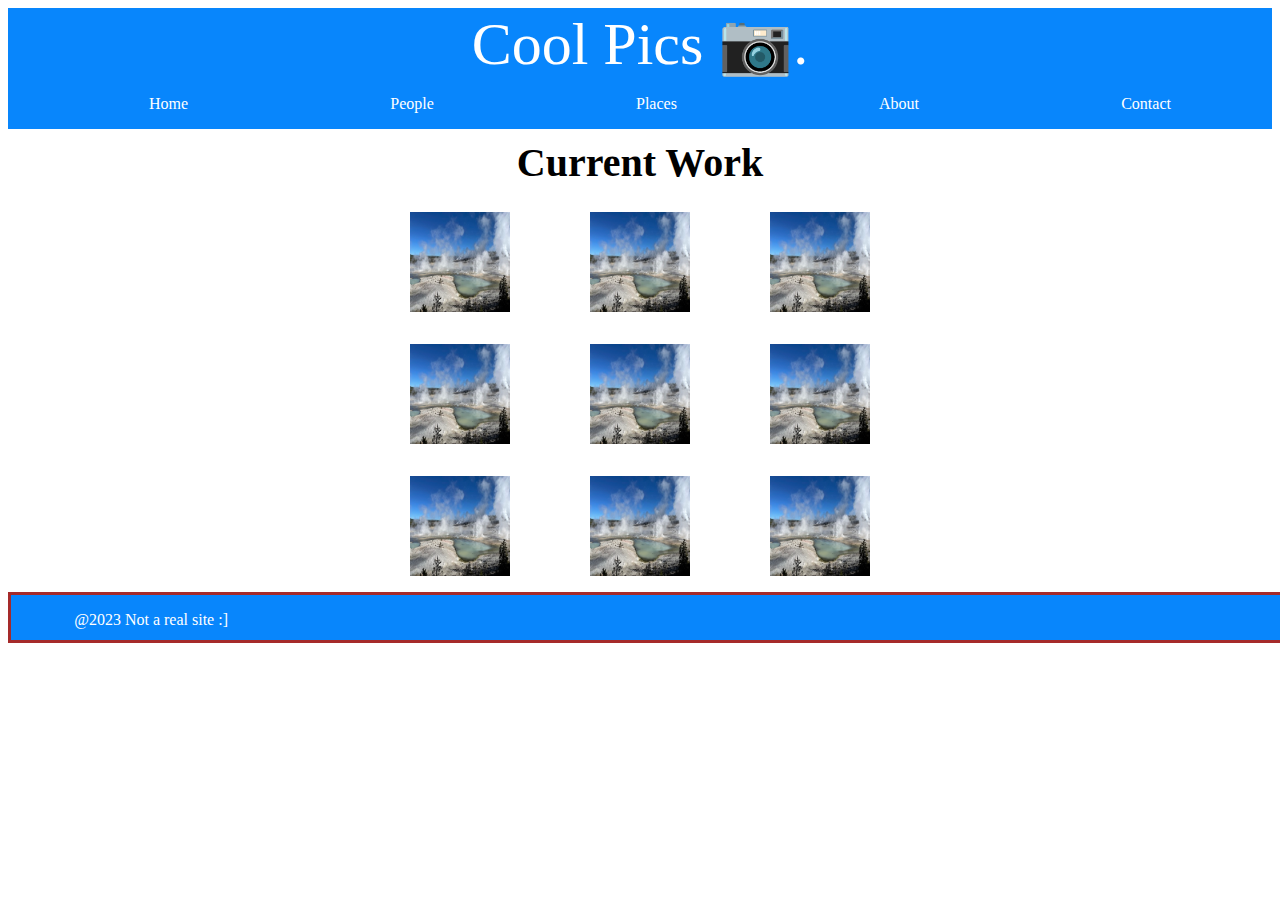
<file: web fundementals/coolpics 2/index.html>
<!DOCTYPE html>
<html lang="en">


<head>
    <meta charset="UTF-8">
    <meta name="viewport" content="width=device-width, initial-scale=1.0">
    <meta name="description" content="Gallery of Pictures">
    <meta name="author" content="Nicolas Hopkins">
    <title>Cool Pictures</title>
    <link rel="stylesheet" href="coolpics.css">

    

    
</head>
<body class="main-section">

    <div class="viewer" id="viewer-thing">
        <button class="close-viewer" id="exit">X</button>
        <img src="norris-full.jpeg" alt="alt description" class="big-image">
    </div>

    <header class="header-band">
        <div class="header-title">Cool Pics 📷.</div>

        <nav class="navigation">

            <button class="menu" id="menu-bar">Menu</button>
            
            <ul class = "flex-ul-test" id="nav-ul-list">
                <li class="nav-list"><a href="#nav-home">Home</a></li>                    
                <li class="nav-list"><a href="#nav-people">People</a></li>
                <li class="nav-list"><a href="#nav=places">Places</a></li>
                <li class="nav-list"><a href="#nav-about">About</a></li>
                <li class="nav-list"><a href="#nav-contract">Contact</a></li>
            </ul>
        </nav>
    </header>
    
    <main class="main">

        <h1 class="gallery-title">Current Work</h1>

        <section class="gallery">
            <figure class="img-container">
                <img class="square-picture" src="norris-sm.jpeg" alt="picture">
            </figure>

            <figure class="img-container">
                <img class="square-picture" src="norris-sm.jpeg" alt="picture">
            </figure>

            <figure class="img-container">
                <img class="square-picture" src="norris-sm.jpeg" alt="picture">
            </figure>

            <figure class="img-container">
                <img class="square-picture" src="norris-sm.jpeg" alt="picture">
            </figure>

            <figure class="img-container">
                <img class="square-picture" src="norris-sm.jpeg" alt="picture">
            </figure>

            <figure class="img-container">
                <img class="square-picture" src="norris-sm.jpeg" alt="picture">
            </figure>

            <figure class="img-container">
                <img class="square-picture" src="norris-sm.jpeg" alt="picture">
            </figure>

            <figure class="img-container">
                <img class="square-picture" src="norris-sm.jpeg" alt="picture">
            </figure>

            <figure class="img-container">
                <img class="square-picture" src="norris-sm.jpeg" alt="picture">
            </figure>
        </section>
    </main>

    <footer class="footer-style">
        <p class="copywrite">@2023 Not a real site :]</p>
    </footer>

    <script src="coolpics.js" defer></script>
</body>
</html>
</file>
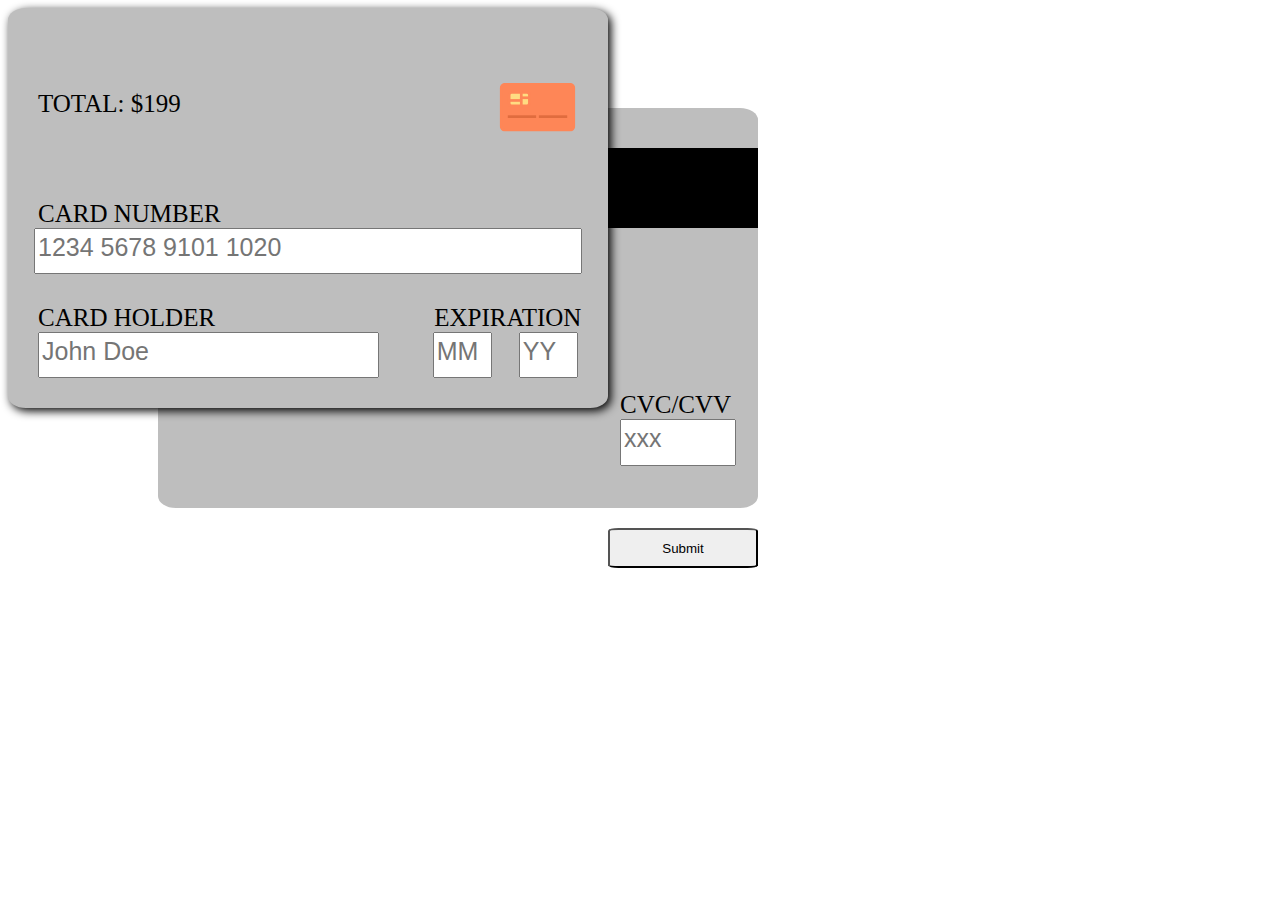
<file: web fundementals/creditcard/index.html>
<!DOCTYPE html>
<html lang="en">


    <head>
        <meta charset="UTF-8">
        <meta name="viewport" content="width=device-width, initial-scale=1.0">
        <meta name="description" content="Gallery of Pictures">
        <meta name="author" content="Nicolas Hopkins">
        <title>Cred Card</title>
        <link rel="icon" href="cardfavicon.png" type="image/x-icon">
        <link rel="stylesheet" href="credt.css">
        

    </head>



    <body class="grid-container">

        <form class="front">
            <div class="front-flex">

                <dive class="total-container">

                    <p class="total">TOTAL:  $199</p>

                    <div class="favicon-container">
                        <img src="[data-uri]" class="favicon">
                    </div>
    

    
                </dive>
    

                
                <p class="card-number">CARD  NUMBER</p>
                
                <input class="input-number" placeholder="1234 5678 9101 1020">
    
                <div class="bottom-label-container">

                    <p class="card-holder">CARD  HOLDER</p>
    
                    
                    <p class="expire">EXPIRATION</p>
                    
                    
                </div>

                <div class="bottom-input">

                    <input class="input-holder" placeholder="John Doe">
    
                    <input class="month" placeholder="MM">
    
                    <input class="year" placeholder="YY">

                </div>

    


            </div>

        </form>


        <form class="back">

            <div class="strip">

            </div>

            <div class="flex-low-container">

                <div class="cvv-box">

                    <p class="cvv">CVC/CVV</p>

                    <input class="input-cvv" placeholder="xxx">
                </div>
                

            </div>
            
        </form>

        <div class="button-container">

            <button class="submit">Submit</button>

        </div>












    </body>

</html>
</file>
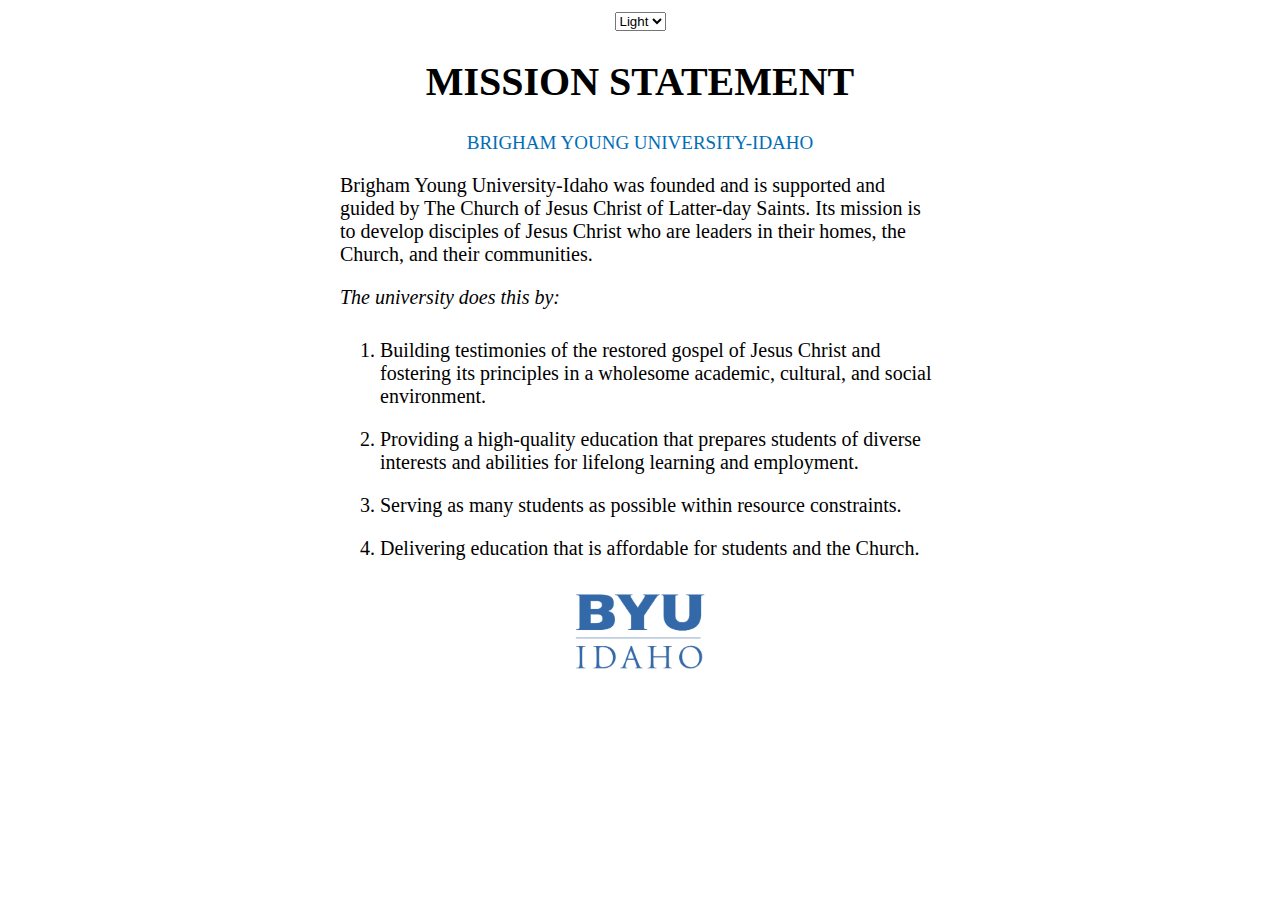
<file: web fundementals/mission/index.html>
<!DOCTYPE html>
<html lang="en">

<select name="theme" id="theme-selector">
    <option value="light">Light</option>
    <option value="dark">Dark</option>
    
</select>
<head>
    <meta charset="UTF-8">
    <meta name="viewport" content="width=device-width, initial-scale=1.0">
    <meta name="description" content="This is the BYUI Honor code">
    <meta name="author" content="Nicolas Hopkins">
    <title>BYUI Mission</title>
    <link rel="stylesheet" href="styles.css">
</head>
<body class="main-section">
    <h1 class="mission-statement">MISSION STATEMENT</h1>
    <h2 class="school-title">BRIGHAM YOUNG UNIVERSITY-IDAHO</h2>
    <div>

    <div class = left-info>
        <p>Brigham Young University-Idaho was founded and is supported and guided by The Church of Jesus Christ of Latter-day Saints. Its mission is to develop disciples of Jesus Christ who are leaders in their homes, the Church, and their communities.</p>
        <p class="sub-head">The university does this by:</p>
        <ol>
            <li class="number-list">Building testimonies of the restored gospel of Jesus Christ and fostering its principles in a wholesome academic, cultural, and social environment.</li>
            <li class="number-list">Providing a high-quality education that prepares students of diverse interests and abilities for lifelong learning and employment.</li>
            <li class="number-list">Serving as many students as possible within resource constraints.</li>
            <li class="number-list">Delivering education that is affordable for students and the Church.</li>
        </ol>
    </div>
    
    <img class ="byu-image" src="byui-logo_blue.webp" alt="BYUI Logo" id="Byu-blue">

    <script src="mission.js"></script>
</body>
</html>
</file>
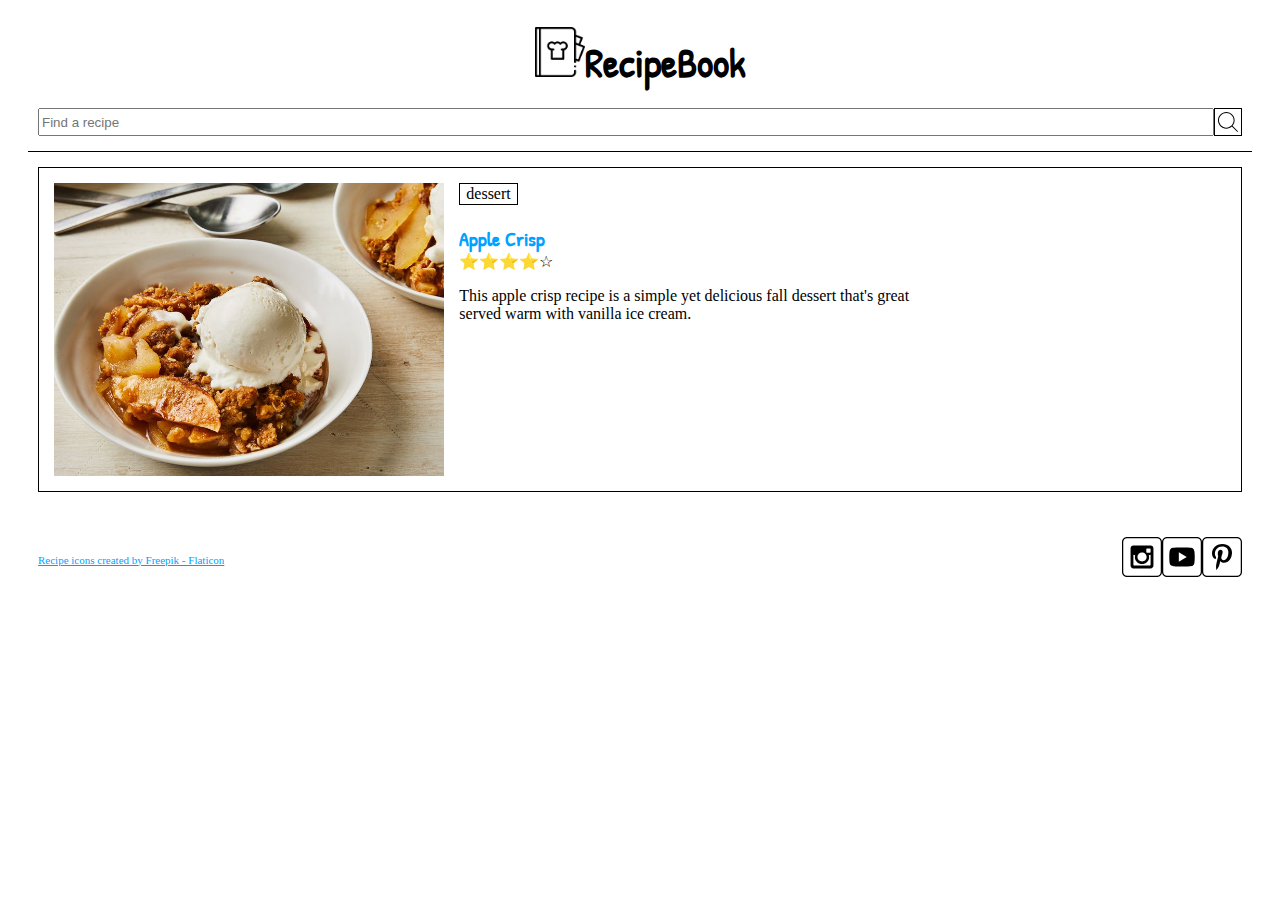
<file: web fundementals/reccipe/index.html>
<!DOCTYPE html>
<html lang="en">


    <head>
        <meta charset="UTF-8">
        <meta name="viewport" content="width=device-width, initial-scale=1.0">
        <meta name="description" content="Gallery of Pictures">
        <meta name="author" content="Nicolas Hopkins">
        <title>Recipe Page</title>
        <link rel="icon" href="cardfavicon.png" type="image/x-icon">
        <link rel="stylesheet" href="recipes.css">
        <link href="https://fonts.googleapis.com/css2?family=Patrick+Hand&display=swap" rel="stylesheet">
        <meta property="og:title" content="Recipe Book">
        <meta property="og:type" content="file:///C:/Users/User/OneDrive/Desktop/school/programming/web%20fundementals/reccipe/index.html" />
        <meta property="og:description" content="This is a beautiful website about recipe's">
        <meta property="og:image" content="URL to an image">
        <meta property="og:url" content="URL of the page">
        <meta name="twitter:card" content="Apple Crisp! Yum!">

    </head>

    <body>

        <header class="long-header">

            <img class="logo" src="recipe-book.png" alt="recipe book image">

            <h1 class="page-title">RecipeBook</h1>

        </header>

        <main class="main-container">

            <div class="search-container-border">
                <div class="search-container">

                    <input class="search" placeholder="Find a recipe">
                    <img class="search-icon" src="search.svg" alt="search bar icon">
    
                </div>

            </div>
            

            <div class="middle-container">

                <div class="full-recipe">

                    <img class="recipe-img" src="apple-crisp.jpg" alt="Picture of a recipe">
    
                    <div class="content-container">
    
                        <div class="tag-container">

                            <div class="tag">dessert</div>

                        </div>
                        
    
                        <h3 class="recipe-name">Apple Crisp</h3>
                        <span
                            class="rating"
                            role="img"
                            aria-label="Rating: 4 out of 5 stars"
                        >
                            <span aria-hidden="true" class="icon-star">⭐</span>
                            <span aria-hidden="true" class="icon-star">⭐</span>
                            <span aria-hidden="true" class="icon-star">⭐</span>
                            <span aria-hidden="true" class="icon-star-empty">⭐</span>
                            <span aria-hidden="true" class="icon-star-empty">☆</span>
                        </span>
                        <p class="recipe-description">This apple crisp recipe is a simple yet delicious fall dessert that's great served warm with vanilla ice cream.</p>
    
                    </div>
    
                </div>
                
            </div>
            



        </main>

        <footer class="long-footer">

            <div class="footer-container">

                <a class="copyright" href="https://www.flaticon.com/free-icons/recipe" title="recipe icons">Recipe icons created by Freepik - Flaticon</a> 
            

                <div class="social">
                    <!-- Social media icons provided under CC from https://www.iconfinder.com/AlfredoCreates  -->
                    <a class="social-icon" href="#"><img src="instagram_icon.svg" alt="instagram icon"></a>
                    <a class="social-icon" href="#"><img src="youtube_icon.svg" alt="youtube icon"></a>
                    <a class="social-icon" href="#"><img src="pinterest_icon.svg" alt="pinterest icon"></a>
                </div>

            </div>



        </footer>

    </body>

    
</html>
</file>
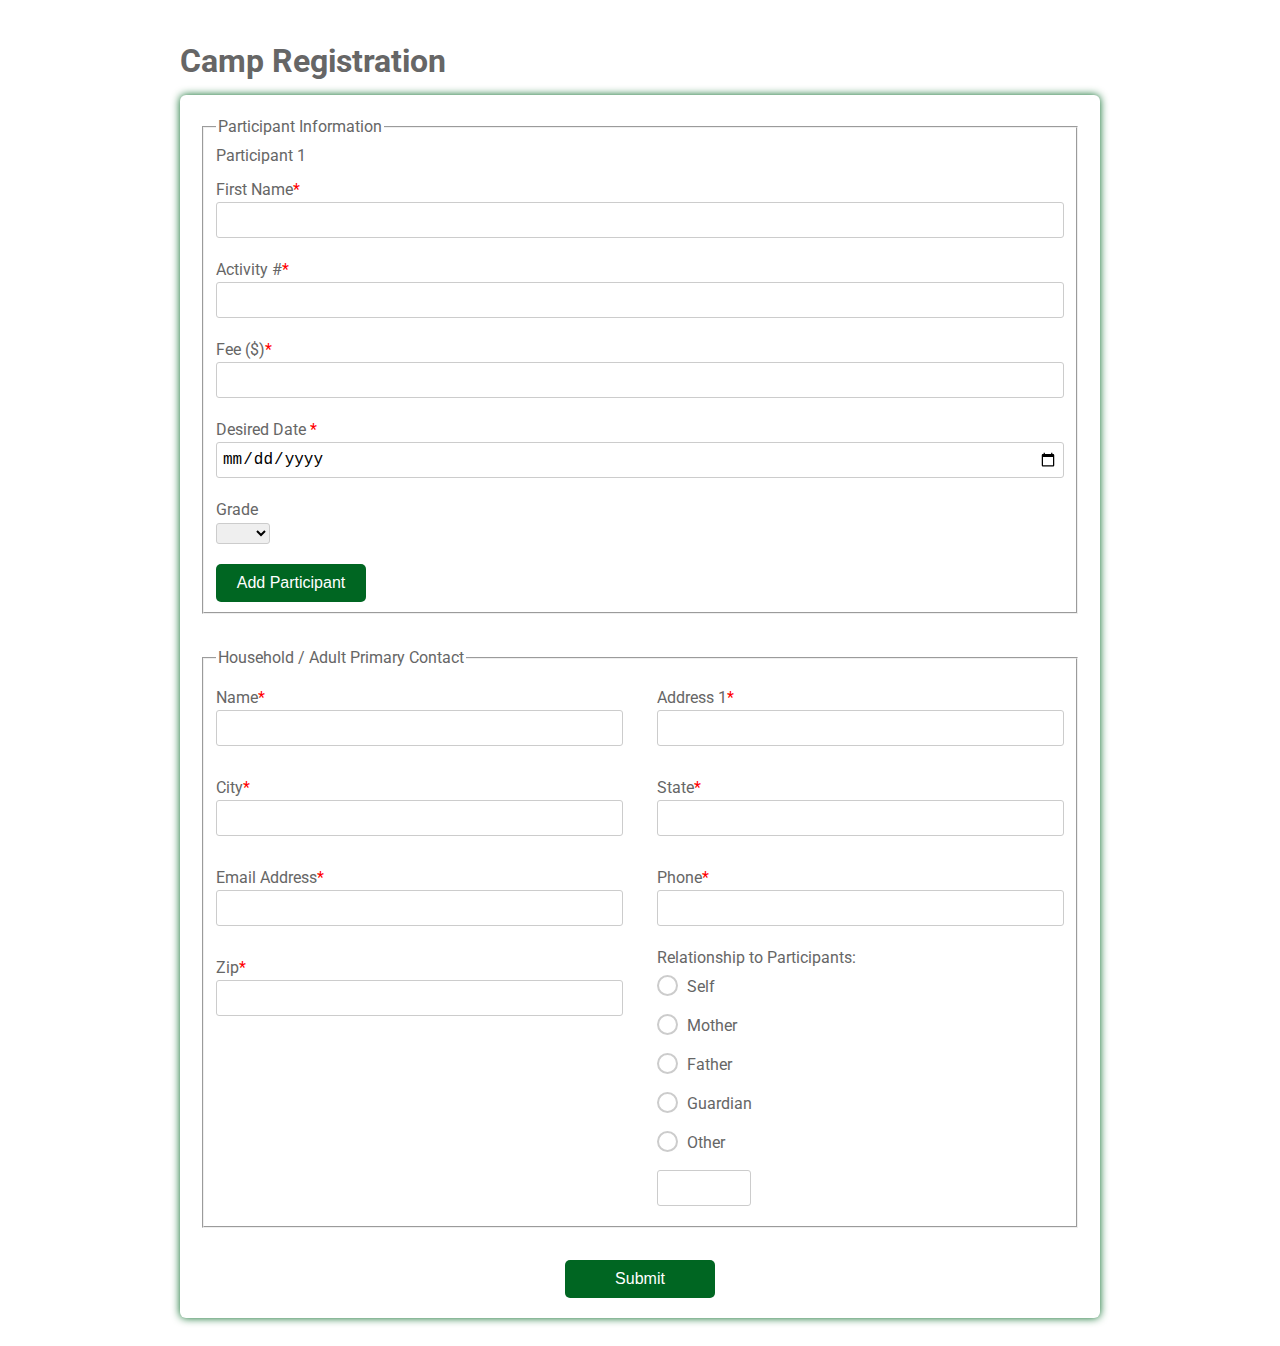
<file: web fundementals/registration/index.html>
<!DOCTYPE html>
<html>
  <!-- Example based off of https://www.w3docs.com/learn-html/html-form-templates.html -->
  <head>
    <title>Camp Registration</title>
    <link
      href="https://fonts.googleapis.com/css?family=Roboto:300,400,500,700"
      rel="stylesheet"
    />
    <link rel="stylesheet" href="register.css" />
  </head>
  <body>
    <div class="testbox">
      <h1>Camp Registration</h1>
      <form>
        <fieldset class="participants">
          <legend>Participant Information</legend>
          <section class="participant1">
            <p>Participant 1</p>
            <div class="item">
              <label for="fname"> First Name<span>*</span></label>
              <input id="fname" type="text" name="fname" value="" required />
            </div>
            <div class="item activities">
              <label for="activity">Activity #<span>*</span></label>
              <input id="activity" type="text" name="activity" />
            </div>
            <div class="item">
              <label for="fee">Fee ($)<span>*</span></label>
              <input id="fee" type="number" name="fee" />
            </div>
            <div class="item">
              <label for="date">Desired Date <span>*</span></label>
              <input id="date" type="date" name="date" />
            </div>
            <div class="item">
              <p>Grade</p>
              <select>
                <option selected value="" disabled selected></option>
                <option value="1">1st</option>
                <option value="2">2nd</option>
                <option value="3">3rd</option>
                <option value="4">4th</option>
                <option value="5">5th</option>
                <option value="6">6th</option>
                <option value="7">7th</option>
                <option value="8">8th</option>
                <option value="9">9th</option>
                <option value="10">10th</option>
                <option value="11">11th</option>
                <option value="12">12th</option>
              </select>
            </div>
          </section>
          <button type="button" id="add">Add Participant</button>
        </fieldset>

        <fieldset>
          <legend>Household / Adult Primary Contact</legend>
          <div class="columns">
            <div class="item">
              <label for="adult_name">Name<span>*</span></label>
              <input id="adult_name" type="text" name="adult_name" />
            </div>

            <div class="item">
              <label for="address1">Address 1<span>*</span></label>
              <input id="address1" type="text" name="address1" />
            </div>

            <div class="item">
              <label for="city">City<span>*</span></label>
              <input id="city" type="text" name="city" />
            </div>
            <div class="item">
              <label for="state">State<span>*</span></label>
              <input id="state" type="text" name="state" />
            </div>
            <div class="item">
              <label for="eaddress">Email Address<span>*</span></label>
              <input id="eaddress" type="text" name="eaddress" />
            </div>
            <div class="item">
              <label for="phone">Phone<span>*</span></label>
              <input id="phone" type="tel" name="phone" />
            </div>
            <div class="item">
              <label for="zip">Zip<span>*</span></label>
              <input id="zip" type="text" name="zip" />
            </div>

            <div class="question">
              <label>Relationship to Participants:</label>
              <div class="question-answer">
                <div>
                  <input
                    type="radio"
                    value="self"
                    id="radio_3"
                    name="relationship"
                  />
                  <label for="radio_3" class="radio"><span>Self</span></label>
                </div>
                <div>
                  <input
                    type="radio"
                    value="mother"
                    id="radio_4"
                    name="relationship"
                  />
                  <label for="radio_4" class="radio"><span>Mother</span></label>
                </div>
                <div>
                  <input
                    type="radio"
                    value="father"
                    id="radio_5"
                    name="relationship"
                  />
                  <label for="radio_5" class="radio"><span>Father</span></label>
                </div>
                <div>
                  <input
                    type="radio"
                    value="guardian"
                    id="radio_6"
                    name="relationship"
                  />
                  <label for="radio_6" class="radio"
                    ><span>Guardian</span></label
                  >
                </div>
                <div>
                  <input
                    type="radio"
                    value="other"
                    id="radio_7"
                    name="relationship"
                  />
                  <label for="radio_7" class="radio"><span>Other</span></label>
                  <input type="text" />
                </div>
              </div>
            </div>
          </div>
        </fieldset>
        <div class="btn-block">
          <button type="submit" id="submitButton">Submit</button>
        </div>
      </form>
      <section id="summary"></section>
    </div>

    <script src="register.js" defer></script>
  </body>
</html>
</file>
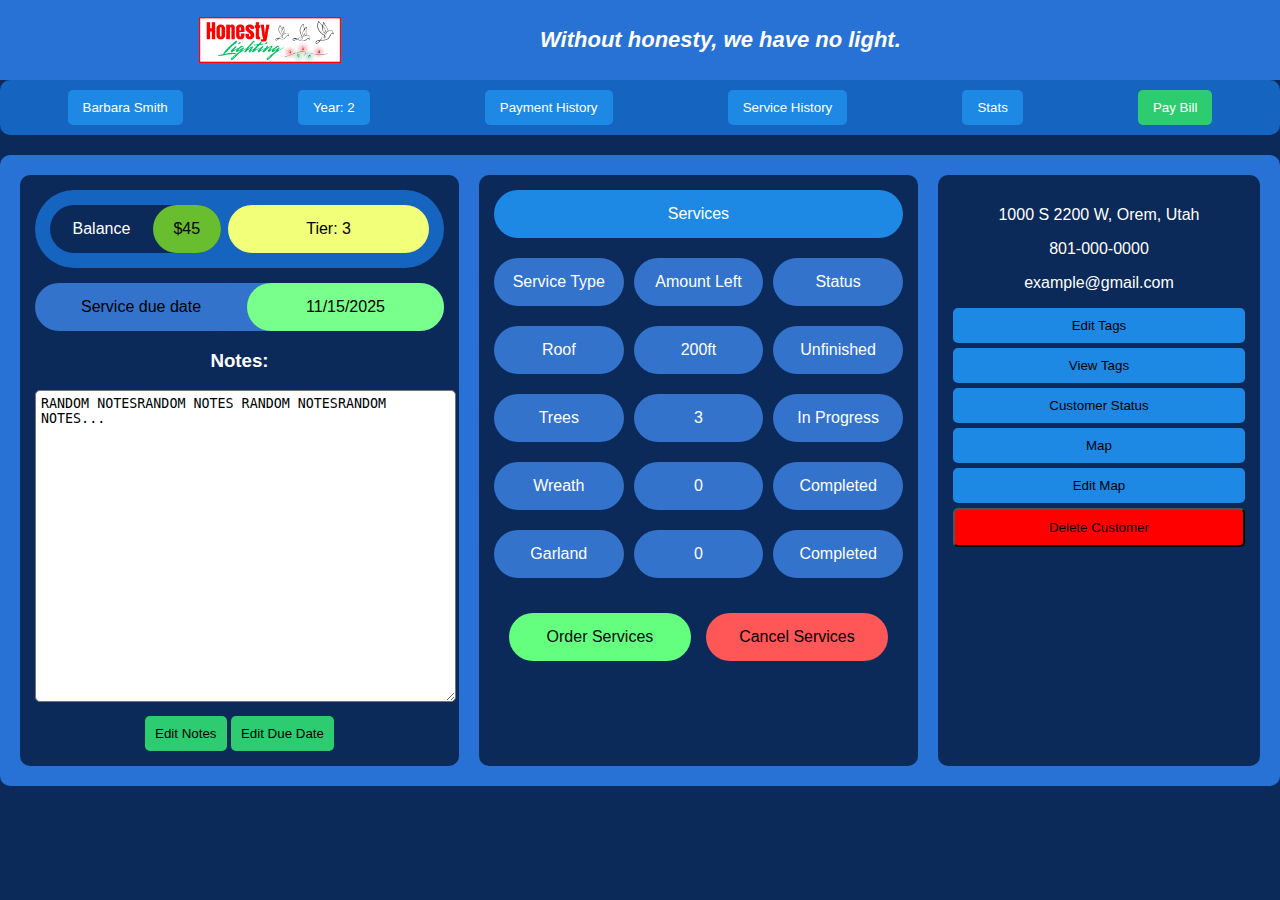
<file: web fundementals/holidaysoftware/customer_account.html>
<!DOCTYPE html>
<html lang="en">
<head>
    <meta charset="UTF-8">
    <meta name="viewport" content="width=device-width, initial-scale=1.0">
    <title>Customer Dashboard</title>
    <link rel="stylesheet" href="customer_account.css">
</head>
<body>

    <div class="dashboard">
        <!-- Header -->
        <header>
            <img src="honesty_rectangle_logo.png" alt="Honesty Lighting" class="logo" onclick="location.href='home.html'">
            <h1>Without honesty, we have no light.</h1>
        </header>

        <!-- Navigation Bar -->
        <nav>
            <button>Barbara Smith</button>
            <button>Year: 2</button>
            <button>Payment History</button>
            <button>Service History</button>
            <button>Stats</button>
            <button class="pay-bill">Pay Bill</button>
        </nav>

        <div class="container">
            <!-- Balance & Notes Section -->
            <div class="balance-notes">
                <div class="balance">
                    <div class="quick-balance-view">
                        <div class="quick-balance-hyper-view">
                            <div class="balance-title">Balance</div>
                            <div class="total-balance">$45</div>
                        </div>
                        <div class="tier">Tier: 3</div>
                    </div>
                </div>

                <div class="service-date-container">
                    <div class="date-title">Service due date</div>
                    <div class="due-date">11/15/2025</div>
                </div>

                <div class="notes">
                    <h3>Notes:</h3>
                    <textarea readonly>RANDOM NOTESRANDOM NOTES RANDOM NOTESRANDOM NOTES...</textarea>
                </div>

                <div class="note-buttons">
                    <button class="edit-btn">Edit Notes</button>
                    <button class="edit-btn">Edit Due Date</button>
                </div>
            </div>

            <!-- Services Section -->
            <div class="services">
                <div class="service-title">Services</div>
                <div class="flex-service-header">
                    <div class="service-header">Service Type</div>
                    <div class="service-header">Amount Left</div>
                    <div class="service-header">Status</div>
                </div>
                
                <div class="quick-roof-stats">
                    <div class="status-pill">Roof</div>
                    <div class="status-pill">200ft</div>
                    <div class="roof">Unfinished</div>
                </div>
                
                <div class="quick-tree-stats">
                    <div class="status-pill">Trees</div>
                    <div class="status-pill">3</div>
                    <div class="tree">In Progress</div>
                </div>
                
                <div class="quick-wreath-stats">
                    <div class="status-pill">Wreath</div>
                    <div class="status-pill">0</div>
                    <div class="wreath">Completed</div>
                </div>
                
                <div class="quick-greenery-stats">
                    <div class="status-pill">Garland</div>
                    <div class="status-pill">0</div>
                    <div class="garland">Completed</div>
                </div>
                
                <div class="quick-order-section">
                    <div class="quick-order">Order Services</div>
                    <div class="quick-cancel">Cancel Services</div>
                </div>    

            </div>

            <!-- Contact Info Section -->
            <div class="contact-info">
                <p>1000 S 2200 W, Orem, Utah</p>
                <p>801-000-0000</p>
                <p>example@gmail.com</p>
                <div class="contact-buttons">
                    <button>Edit Tags</button>
                    <button>View Tags</button>
                    <button>Customer Status</button>
                    <button>Map</button>
                    <button>Edit Map</button>
                </div>
                <button class="delete-btn">Delete Customer</button>
            </div>
        </div>
    </div>

</body>
</html>
</file>
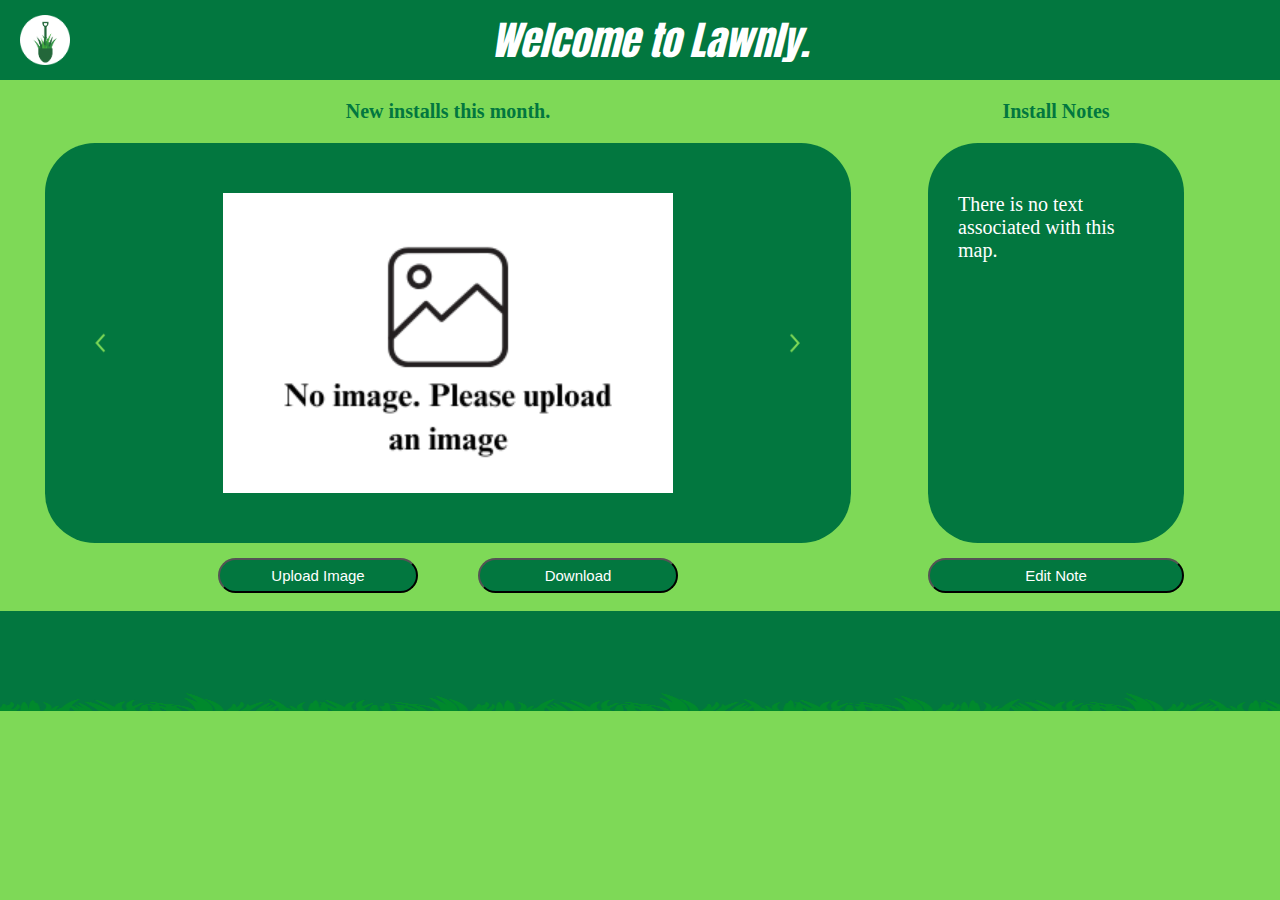
<file: web fundementals/Lawnly/dashboard.html>
<!DOCTYPE html>
<html lang="en">


    <head>
        <meta charset="UTF-8">
        <meta name="viewport" content="width=device-width, initial-scale=1.0">
        <meta name="description" content="Gallery of Pictures">
        <meta name="author" content="Nicolas Hopkins">
        <title>Lawnly</title>
        <link rel="stylesheet" href="styles.css">
        <link href="https://fonts.googleapis.com/css2?family=Anton&display=swap" rel="stylesheet">
        <script src="script.js" defer></script>


        

        
    </head>

    <body class="body-total">

        <header class="header-band">

            <div class="logo-container">
                <a href="home.html">
                    <img id="logo-img" src="Lawnly-logo.png" alt="Lawnly Logo">
                </a>
            </div>

            <div class="header-middle-container">
                <h2 id="catchphrase">Welcome to Lawnly.</h2>
            </div>

            <div class="header-right-container">

            </div>            

        </header>

       <main class="main-section">

            <div class="left-container">
                <h3 class="picture-label">New installs this month.</h3>
                <div class="img-container">
                    <img class="gallary-transition-button" id="left-button" src="left-button.png">
                    <div class="crop-image">
                        <img id="map-picture" src="default-map.png" alt="Landscaping map">
                    </div>
                    <img class="gallary-transition-button" id="right-button" src="right-button.png">
                </div>
                <div class="left-button-container">

                    <button class="button" id="upload-button">Upload Image</button>
                    <button class="button" id="download-button">Download</button>
    
                </div>

            </div>

            
            <div class="note-container">
                <h3 class="picture-label">Install Notes</h3>

                <div class="notes">

                    <p class="note-text">There is no text associated with this map.</p>

                </div>

                <button class="button" id="edit-note-button">Edit Note</button>
            </div>

            <div class="spacing">

            </div>


       </main>
  

        <footer class="the-footer">

            <img src="grass-footer.png" id="lawn-footer">

        </footer>

        <input type="file" id="image-upload" accept="image/*" style="display:none;">
        



    </body>



</html>
</file>
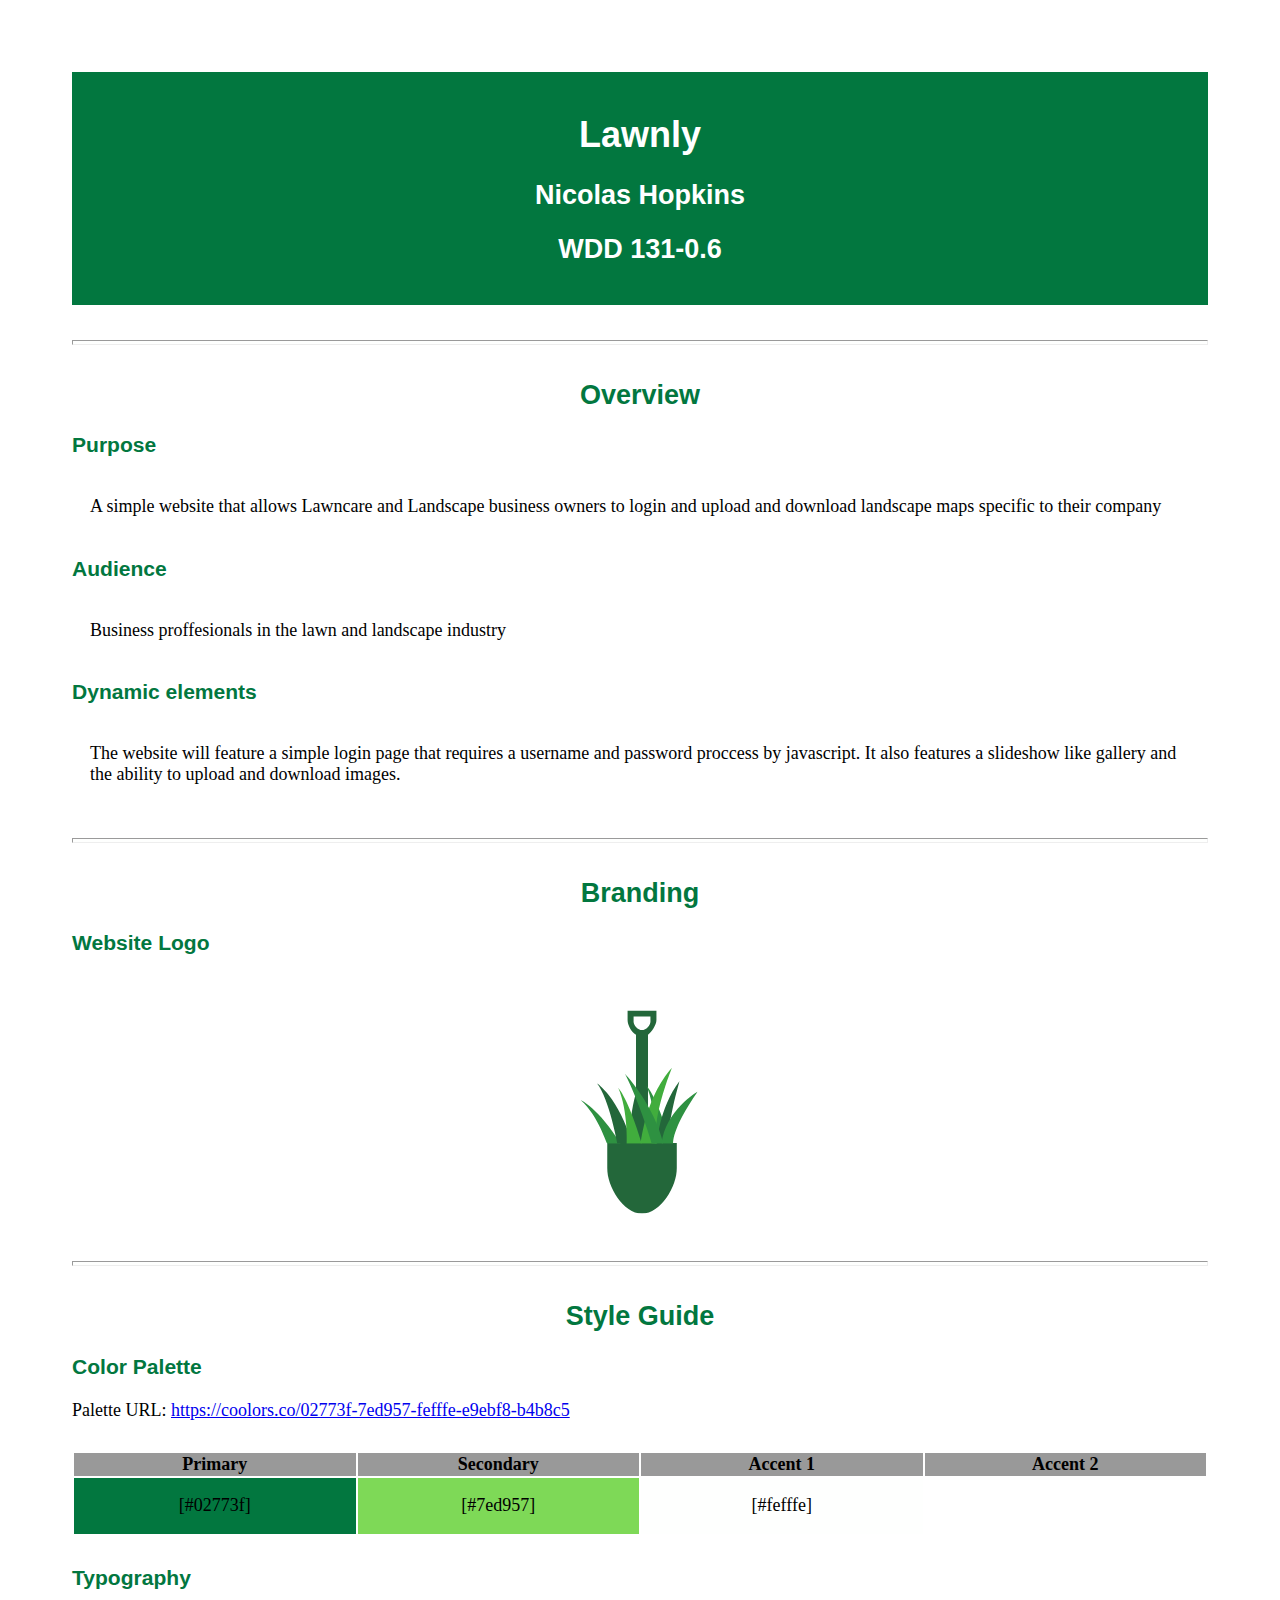
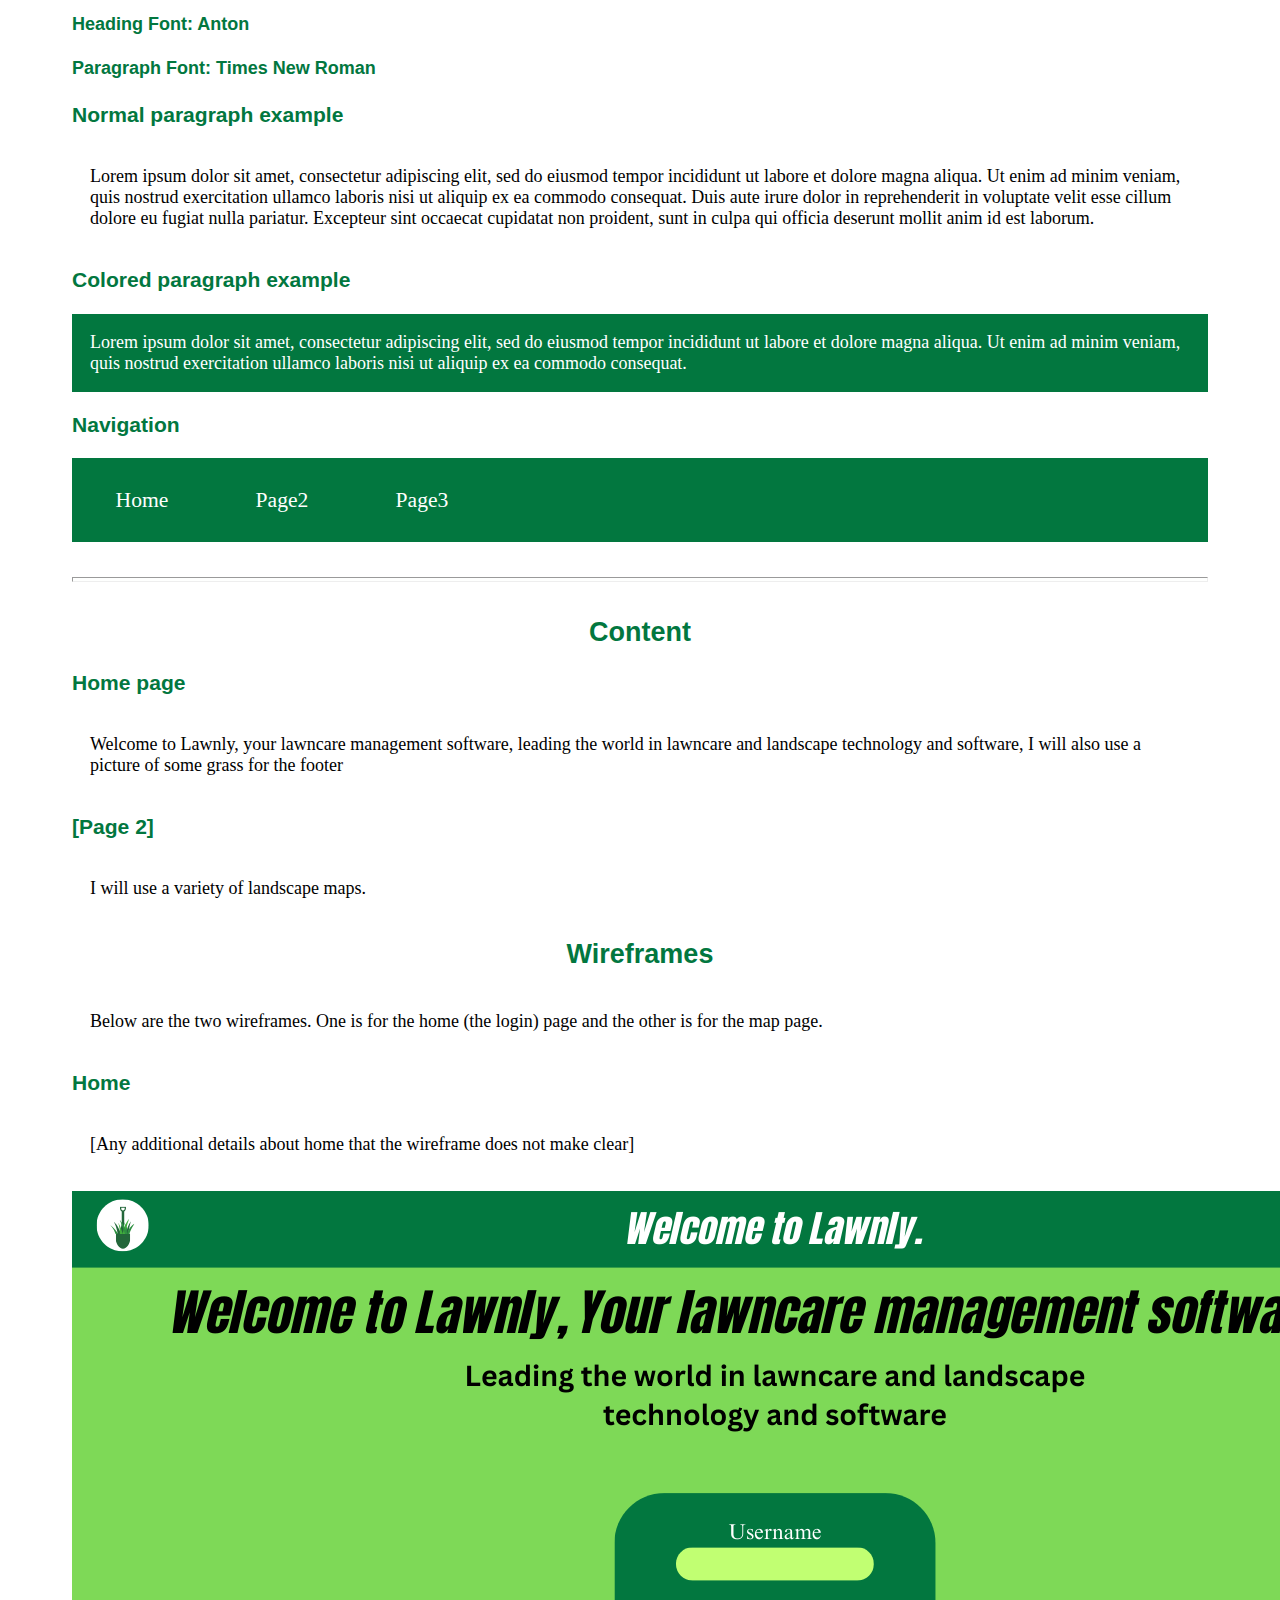
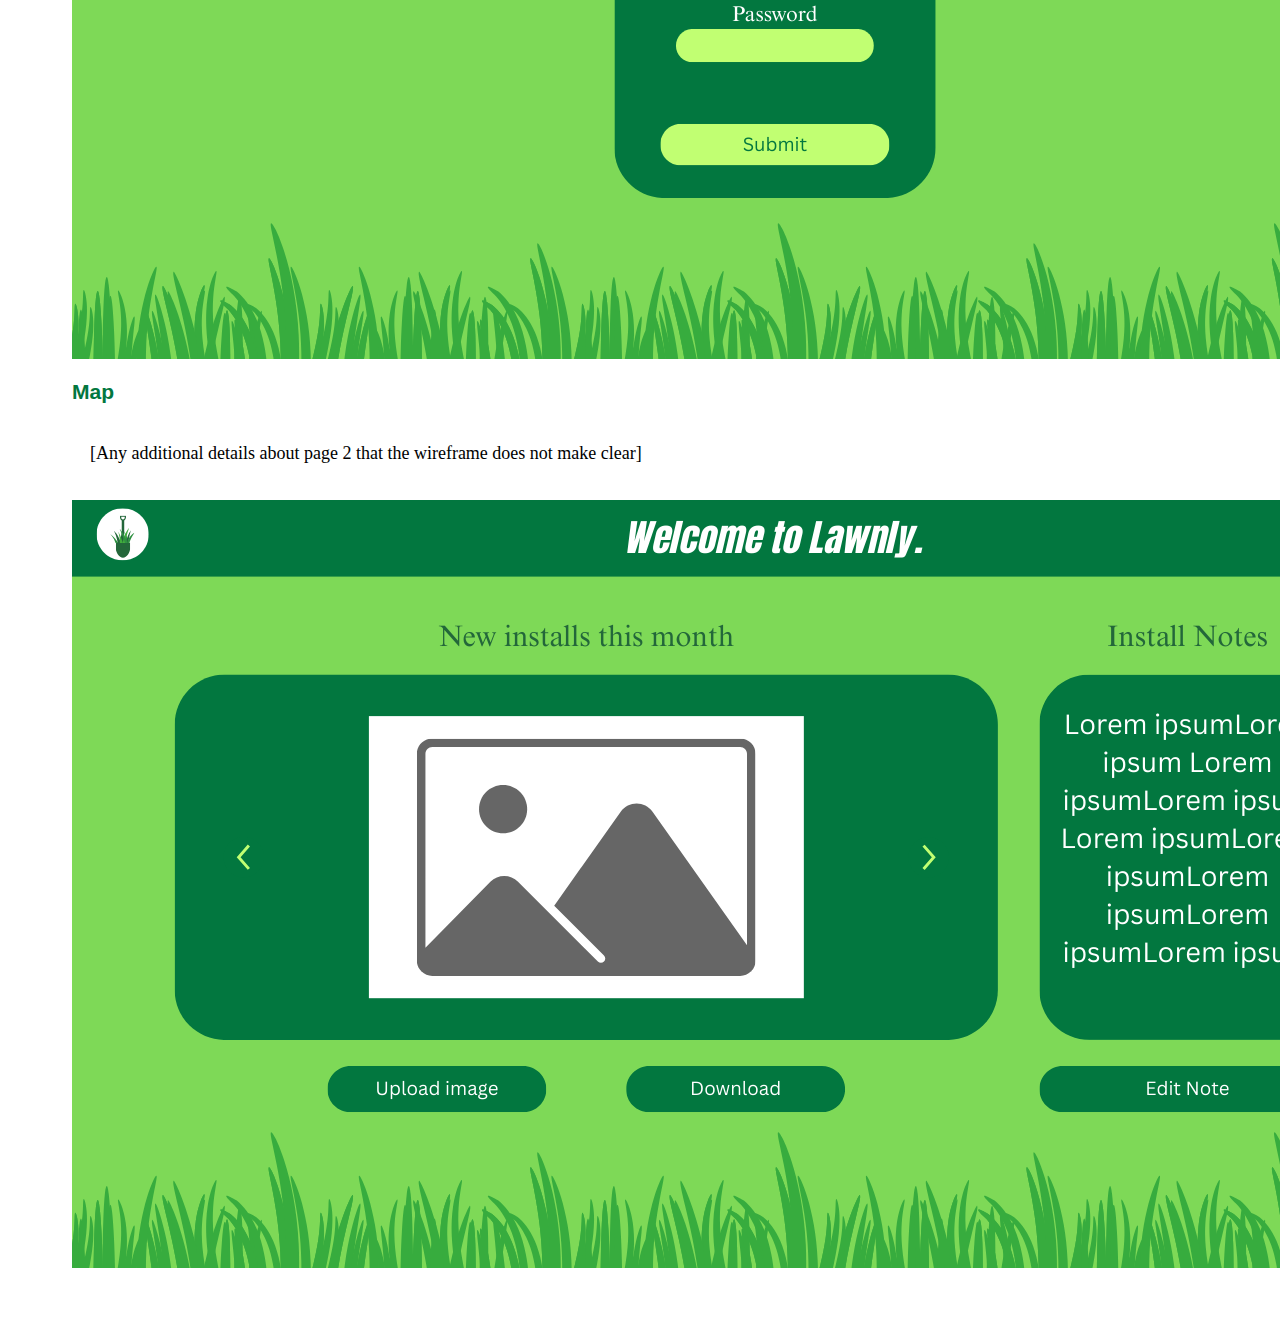
<file: web fundementals/Lawnly/site-plan.html>
<!DOCTYPE html>
<html lang="en-us">
	<head>
		<meta charset="utf-8" />
		<title>Site Plan</title>
		<link type="text/css" rel="stylesheet" href="site-plan.css" />
	</head>

	<body>
		<header>
			<h1>Lawnly</h1>
			<h2>Nicolas Hopkins</h2>
			<h2>WDD 131-0.6</h2>
			<!-- In the header above, add the name or your site, your name and class number. For example if you are in section 3 you would put WDD 131.03 -->
		</header>
		<main>
			<!-- ------------------------Steps 2-3------------------------------ -->
			<hr />
			<h2>Overview</h2>
			<h3>Purpose</h3>
			<p>A simple website that allows Lawncare and Landscape business owners to login and upload and download landscape maps specific to their company</p>
			<!-- change this -->

			<h3>Audience</h3>
			<p>Business proffesionals in the lawn and landscape industry</p>
			<!-- change this -->

			<h3>Dynamic elements</h3>
			<p>The website will feature a simple login page that requires a username and password proccess by javascript. It also features a slideshow like gallery and the ability to upload and download images.</p>
			<!-- change this -->

			<hr />
			<h2>Branding</h2>
			<h3>Website Logo</h3>
			<!-- Replace this with some sort of logo for your site.  A logo can be as simple as the name of your site in a nice font :) -->
			<img src="Lawnly-logo.png" alt="Logo image" />
			<hr />
			<h2>Style Guide</h2>

			<!-- ------------------------Steps 4-8------------------------------ -->

			<h3>Color Palette</h3>
			<!--  The colors you choose for a website are one of the most important decisions you will make. Follow the instructions on the activity in iLearn then return and replace the color codes below with the hex color codes (the 6 digit numbers that show at the bottom of each color) for the colors you have chosen below.  You should have at least 2 colors but do not have to fill in all 4 if you do not need them.  -->

			<!-- Copy and paste the URL to your finished palette below Make sure to paste it into both spots -->
			Palette URL:
			<a
				href="https://coolors.co/02773f-7ed957-fefffe-e9ebf8-b4b8c5"
				target="_blank"
				>https://coolors.co/02773f-7ed957-fefffe-e9ebf8-b4b8c5</a
			>

			<table class="colors">
				<tbody>
					<tr>
						<th>Primary</th>
						<th>Secondary</th>
						<th>Accent 1</th>
						<th>Accent 2</th>
					</tr>
					<!-- Replace the numbers in the boxes below with your hex color codes. Then switch to the site-plan.css file and change your colors there as well. -->
					<tr>
						<td class="primary">[#02773f]</td>
						<td class="secondary">[#7ed957]</td>
						<td class="accent1">[#fefffe]</td>
						<td class="accent2"></td>
					</tr>
				</tbody>
			</table>

			<!-- ------------------------Step 9------------------------------ -->

			<h3>Typography</h3>
			<!-- Choose a font for your paragraphs (body copy) and headlines. What font(s) have you chosen? Why did you choose what you did?  Make sure to review the list of web safe fonts at W3Schools.org as a starting point.  Think also about which of your colors above you might use for background and font colors. -->

			<h4>
				Heading Font: Anton
				<!-- change this -->
			</h4>
			<h4>
				Paragraph Font: Times New Roman
				<!-- change this -->
			</h4>
			<h3>Normal paragraph example</h3>
			<p>
				Lorem ipsum dolor sit amet, consectetur adipiscing elit, sed do eiusmod
				tempor incididunt ut labore et dolore magna aliqua. Ut enim ad minim
				veniam, quis nostrud exercitation ullamco laboris nisi ut aliquip ex ea
				commodo consequat. Duis aute irure dolor in reprehenderit in voluptate
				velit esse cillum dolore eu fugiat nulla pariatur. Excepteur sint
				occaecat cupidatat non proident, sunt in culpa qui officia deserunt
				mollit anim id est laborum.
			</p>
			<h3>Colored paragraph example</h3>
			<p class="colored">
				Lorem ipsum dolor sit amet, consectetur adipiscing elit, sed do eiusmod
				tempor incididunt ut labore et dolore magna aliqua. Ut enim ad minim
				veniam, quis nostrud exercitation ullamco laboris nisi ut aliquip ex ea
				commodo consequat.
			</p>

			<!-- ------------------------Step 10------------------------------ -->

			<h3>Navigation</h3>
			<!-- Think about how you want your navigation bar to look. In the site-plan.css file change the colors to your colors to get the look you desire. -->
			<nav>
				<a href="#">Home</a>
				<a href="#">Page2</a>
				<a href="#">Page3</a>
			</nav>
			<hr />

			<h2>Content</h2>
			<h3>Home page</h3>
			<p>Welcome to Lawnly, your lawncare management software, leading the world in lawncare and landscape technology and software, I will also use a picture of some grass for the footer</p>
			<h3>[Page 2]</h3>
			<p>I will use a variety of landscape maps.</p>
			<h2>Wireframes</h2>
			<p>
				Below are the two wireframes. One is for the home (the login) page and the other is for the map page.
			</p>

			<h3>Home</h3>
			<p>
				[Any additional details about home that the wireframe does not make
				clear]
			</p>
			<img src="login.png" alt="home page wireframe" />

			<h3>Map</h3>
			<p>
				[Any additional details about page 2 that the wireframe does not make
				clear]
			</p>
			<img src="slideshow.png" alt="page 2 wireframe" />
		</main>
	</body>
</html>
</file>
<file: web fundementals/coolpics 2/coolpics.css>
.header-band {
    display: flex;
    flex-direction: column;
    width: 100%;
    height: auto;
    background-color: rgb(8, 134, 252);
    justify-content: center;

    
}

.header-title {
    display: flex;
    justify-content: center;
    align-items: flex-start;
    width: 100%;
    color: white;
    font-size: 60px;
}

.navigation{
    display: flex;
    justify-content: center;
    align-items: flex-end;
    width: 100%;

    text-align: center;
}

.flex-ul-test {
    display: flex;
    flex-direction: row;
    justify-content: space-around;
    width: 100%;

    list-style-type: none;
    
}

.nav-list a{
    color: white;
    text-decoration: none;

}

.main {
    display: flex;
    justify-content: center;
    flex-direction: column;
    align-items: center;
    width: 100%;

    margin: 0px;
    padding: 0px;
}

.gallery-title {
    display: flex;
    width: 100%;
    height: auto;
    justify-content: center;

    margin: 10px 0px;
    font-size: 40px;
}

.gallery {
    display: flex;
    flex-wrap: wrap;
    justify-content: center;
    max-width: 700px;


    
}

.img-container {
    display: flex;
    width: calc(100% / 3 -20px);

}

.square-picture {
    height: 100px;
    width: 100px;

    pointer-events: auto;
}

@media (max-width: 500px) {
    .gallery {
        display: flex;
        flex-wrap: wrap;
        justify-content: center;
        max-width: 300px;

    
        
    }
}


@media (max-width: 2900px) {
    .menu {
        display: none;
    }
}

@media (max-width: 610px) {
    .menu {
        display: flex;
        height: 30px;
        width: 120px;
        justify-content: center;
        align-items: center;
        font-size: 100%;
        background-color: transparent;
        border: transparent;
        color: white;

        margin: 10px;
    }

    .navigation {
        display: flex;
        flex-direction: column;
        justify-content: center;
        align-items: center;
        width: 100%;

        text-align: center; 
    }
    
    .flex-ul-test {
        display: none;
        flex-direction: column;
        align-items: center;
        width: 100%;
        padding: 0;
        margin: 0;
    }
    
    .show-menu {
        display: flex; 
    }
}




@media (max-width: 500px) {
    .flex-ul-test {
        display: flex;
        flex-direction: column;
        align-items: center;
        justify-content: space-around;
        width: 100%;
        
        list-style-type: none;
    
        
    }

    .menu {
        display: none;
    }
}


.footer-style {
    display: flex;
    width: 100%;
    height: 45px;
    border: 3px solid brown;
    background-color: rgb(8, 134, 252);
    color: white;
    padding: 0px 0px 0px 5%;
}



.viewer {
    display: none;
    position: fixed;
    top: 0;
    left: 0;
    right: 0;
    bottom: 0;
    background-color: rgba(0, 0, 0, 0.75);
    place-items: center; 
    z-index: 10;
    padding: 15px;
    
}

.close-viewer {
    grid-column: 2 / 3; 
    grid-row: 1 / 2;    
    position: absolute;
    top: 20px; 
    right: 20px;
    background-color: transparent;
    border: none;
    font-size: 20px;
    color: white;
    padding: 5px;
    cursor: pointer;
    z-index: 10; 
}

.big-image {
    grid-column: 1 / 3; 
    grid-row: 1 / 3;    
    max-width: 90%; 
    max-height: 100%;
    object-fit: contain; 
}

.hide-viewer {
    display: none;
}

.show-viewer {
    display: grid;
}
</file>
<file: web fundementals/creditcard/credt.css>
.grid-container {
    display: grid;
    grid-template-columns: repeat(6,150px);
    grid-template-rows: repeat(7, 100px);
    
}

.front {

    display: grid;
    grid-column: 1/5;
    grid-row: 1/5;
    background-color: rgb(190, 190, 190);
    z-index: 10;
    margin: 0px;
    padding: 0px 5% 5% 5%;
    border-radius: 3%;
    box-shadow: 3px 3px 10px 0px black;
}

.back {

    display: grid;
    grid-column: 2/6;
    grid-row: 2/6;
    border-radius: 3%;
    background-color: rgb(190, 190, 190);
    z-index: 1;
}

.front-flex {
    display: flex;
    width: 100%;
    height: 100%;
    flex-direction: column;
    margin: 0px;
    padding: 0px;
    align-items: center;
    justify-content: flex-end;
    
}

.total-container {
    display: flex;
    width: 100%;
    height: 30px;
    
    align-items: center;
    margin: 5% 0px 15% 0px;
    padding: 0px;

}

.total {
    display: flex;
    width: 70%;
    justify-content: start;
    font-size: 25px;
    
}

.favicon-container{
    display: flex;
    width: 30%;
    justify-content: flex-end;

    padding: 0px;

    
}

.favicon {
    display: flex;
    width: 50%;
    height: 500%;

}



.card-number {
    display: flex;
    width: 100%;
    margin: 0px;
    font-size: 25px;
    justify-content: left;
    padding: 0px;
    text-align: left;

    
}

.input-number {
    display: flex;
    width: 100%;
    height: 40px;
}

.bottom-label-container {
    display: flex;
    width: 100%;
    flex-direction: row;
    align-items: flex-end;
    padding: 30px 0px 0px 0px;

}

.card-holder {
    display: flex;
    width: 74%;
    font-size: 25px;
    margin: 0px;
}

.expire {
    display: flex;
    width: 26%;
    justify-content: center;
    margin: 0px;
    padding: 0px;
    font-size: 25px;
    
}



.bottom-input {
    display: flex;
    width: 100%;
    flex-direction: row;
    justify-content: center;
    margin: 0px;
    

}

.input-holder {
    display: flex;
    width: 65%;
    height: 40px;
    margin-right: 10%;
}

.month {
    display: flex;
    width: 10%;
    height: 40px;
    margin-right: 5%;
}

.year {
    display: flex;
    width: 10%;
    height: 40px;
}

.strip {
    display: flex;
    width: 100%;
    height: 80px;
    background-color: black;
    margin-top: 40px;
}

.flex-low-container {
    display: flex;
    width: 100%;
    height: 75px;
    margin-top: 20%;
    justify-content: flex-end;

}

.cvv-box {
    display: flex;
    flex-direction: column;
    widtH: 20%;
    height: 75px;
    margin-right: 3%;
    padding: 0px;
    margin-bottom: 0px;
    

}

.cvv {
    display: flex;
    font-size: 25px;
    margin: 0px
}

.input-cvv {
    display: flex;
    width: 90%;
    height: 50px;
    margin: 0px;
}

input::placeholder {
    font-size: 25px; 
  }

.button-container {
    display: grid;
    grid-column: 5/6;
    grid-row: 6/7;
    height: 40px;
    margin-top: 20px;
    border-radius: 10%;
}

.submit {
    border-radius: 7%;
}
</file>
<file: web fundementals/mission/styles.css>
.main-section {
    font-size: 20px;
    font-family: 'Times New Roman', Times, serif;
    text-align: center;

}

.school-title {
    color: #006EB6;
    font-size: 19px;
    font-weight: normal;
}

.left-info {
    text-align: left;
    max-width: 600px;
    margin: 0 auto;
    font-weight: normal;
}

.byu-image {
    width: 150px;
    height: auto;
}

.number-list {
    padding: 10px 0px;
}

.sub-head {
    font-style: italic;
}

.dark {
    background-color: #333;

}

.dark h1 {
    color: #ffffff;
}


.dark h2 {
    color: #949598;
}

.dark .left-info {
    color: #ffffff;
}
</file>
<file: web fundementals/reccipe/recipes.css>
.body {
    padding: 0px;
    margin: 0px;
    box-sizing: border-box;
}

.long-header {
    display: flex;
    width: 100%;
    height: 80px;
    justify-content: center;
    align-items: baseline;
    margin: 0px 0px 20px 0px;


}

.logo {
    display: flex;
    height: 50px;
    width: 50px;
    
}

.page-title {
    font-family: "patrick Hand", sans-serif;
    font-size: 40px;
}


.main-container {
    display: flex;
    padding: 0px 20px;
    flex-direction: column;
    margin: 0px;
    justify-content: center;
    align-items: center;


}

.search-container-border {
    display: flex;
    width: 100%;
    padding: 0px 10px;
    box-sizing: border-box;
    border-bottom: 1px solid black;

}

.search-container {
    display: flex;
    
    width: 100%;
    height:auto;
    justify-content: center;
    align-items: center;
    padding: 0px 0px 15px 0px;


    
}

.search {
    display: flex;
    width: 100%;
    height: 22px;
    
    
}

.search-icon {
    display: flex;
    height: 20px;
    width: 20px;
    padding: 3px;

    border: 1px solid black;
}

.middle-container {
    display: flex;
    width: 100%;
    box-sizing: border-box;
}


.full-recipe {
    display: flex;
    flex-direction: row;
    border: 1px solid black;
    padding: 15px;
    height: 325px;
    width: 100%;
    margin: 15px 10px;
    justify-content: flex-start;
    align-items: center;
    box-sizing: border-box;
}

.recipe-img {

    height: 100%;
    width: auto;
    margin-right: 15px;

}

.content-container {
    display: flex;
    flex-direction: column;
    height: 100%;
    width: 40%;
    align-items: flex-start;
    
    
}

.tag-container {
    display: flex;
    width: 100%;

    
}

.tag {
    display: flex;
    text-align: center;
    border: 1px solid black;
    padding: 1px 6px;
    margin-top: 0px;
}

.recipe-name {
    margin-bottom: 0px;
    font-family: "patrick Hand", sans-serif;
    font-size: 20px;
    color: rgb(0, 162, 255);

}


.rating {
    display: flex;
    width: 30px;

}
.long-footer {
    display: flex;
    width: 100%;
    padding: 0px 30px;
    box-sizing: border-box;
}

.footer-container {

    display: flex;
    flex-direction: row;
    width: 100%;
    height: 45px;
    box-sizing: border-box;
    margin-top: 30px;
}

.copyright {
    display: flex;

    margin-right: 60%;
    width: 40%;
    color: rgb(0, 162, 255);
    font-size: 11px;
    align-items: center;


}

.social {
    display: flex;
    width: 120px;
    margin-left: auto;
}

.social-icon {
    display: flex;
    height: 40px;
    width: 40px;
}

@media (max-width: 600px) {

    .long-header {
        margin-bottom: 80px;
    }
    .page-title {
        font-size: 60px;
        
    }

    .full-recipe {
        display: flex;
        width: 100%;
        box-sizing: border-box;
        flex-direction: column;
        height: 600px;
        padding: 15px;
        margin-top: 15px;
    }

    .recipe-img {

        height: auto;
        width: 100%;
        margin: 0px;
        
    
    }
    
    .content-container {
        display: flex;
        flex-direction: column;
        height: 40%;
        width: 100%;
        align-items: flex-start;
        justify-content: flex-start;
        
        
    }

    .tag {
        font-size: 40px;
        margin-top: 10px;
        margin-bottom: 30px;
    }

    .recipe-name {
        font-size: 40px;
        margin: 0px
    }

    .rating {
        font-size: 27px;
    }

    .recipe-description {
        display: none;
    }

    .footer-container {
        display: flex;
        flex-direction: column;
        justify-content: center;
    }

    .copyright {
        display: flex;
        width: 100%;
        justify-content: center;
        order: 2;
        font-size: 20px;
    }

    .social {
        display: flex;
        width: 100%;
        justify-content: center;
        order: 1;
        margin-top: 20px;
    }

    .social-icon {
        height: 60px;
        width: 60px
    }

  
}
</file>
<file: web fundementals/registration/register.css>
* {
    box-sizing: border-box;
  }
  body {
    font-family: Roboto, Arial, sans-serif;
    font-size: 16px;
    color: #666;
    line-height: 22px;
  }

  div,
  form,
  input,
  select,
  textarea,
  label,
  p {
    padding: 0;
    margin: 0;
    outline: none;
    font-size: 16px;
    line-height: 24px;
  }

  .testbox {
    padding: 20px;
    max-width: 960px;
    margin: 0 auto;
  }
  form {
    padding: 20px;
    border-radius: 6px;
    background: #fff;
    box-shadow: 0 0 8px #006622;
  }
  fieldset {
    margin-bottom: 2em;
  }
  input,
  select,
  textarea {
    margin-bottom: 10px;
    border: 1px solid #ccc;
    border-radius: 3px;
  }
  input {
    width: 100%;
    padding: 5px;
  }
  input[type="checkbox"] {
    width: auto;
    margin-right: 1em;
  }
  input[type="date"] {
    padding: 4px 5px;
  }
  textarea {
    width: 100%;
    padding: 5px;
  }
  .item:hover p,
  .item:hover i,
  .question:hover p,
  .question label:hover,
  input:hover::placeholder {
    color: #006622;
  }
  .item input:hover,
  .item select:hover,
  .item textarea:hover {
    border: 1px solid transparent;
    box-shadow: 0 0 3px 0 #006622;
    color: #006622;
  }
  .item {
    position: relative;
    margin: 10px 0;
  }
  .item span {
    color: red;
  }


  .columns {
    display: flex;
    justify-content: space-between;
    flex-direction: row;
    flex-wrap: wrap;
  }
  .columns div {
    width: 48%;
  }

  /* Style checkbox and radio. To do this we have to hide the defaults then we create our own */
  input[type="radio"] {
    display: none;
  }
  label.radio {
    position: relative;
    display: inline-block;
    margin: 5px 20px 15px 0;
    cursor: pointer;
  }
  .question span {
    margin-left: 30px;
  }
  .question-answer label {
    display: block;
  }
  label.radio:before {
    content: "";
    position: absolute;
    left: 0;
    width: 17px;
    height: 17px;
    border-radius: 50%;
    border: 2px solid #ccc;
  }
  input[type="radio"]:checked + label:before,
  label.radio:hover:before {
    border: 2px solid #006622;
  }
  label.radio:after {
    content: "";
    position: absolute;
    top: 6px;
    left: 5px;
    width: 8px;
    height: 4px;
    border: 3px solid #006622;
    border-top: none;
    border-right: none;
    transform: rotate(-45deg);
    opacity: 0;
  }
  input[type="radio"]:checked + label:after {
    opacity: 1;
  }
  /* end style checkbox and radio */
  .btn-block {
    margin-top: 10px;
    text-align: center;
  }
  button {
    width: 150px;
    padding: 10px;
    border: none;
    border-radius: 5px;
    background: #006622;
    font-size: 16px;
    color: #fff;
    cursor: pointer;
  }
  button:hover {
    background: #00b33c;
  }
  @media (max-width: 568px) {
    .columns div {
      width: 100%;
    }
  }
</file>
<file: web fundementals/holidaysoftware/customer_account.css>
/* General Styles */
body {
    margin: 0;
    padding: 0;
    width: 100%;
    background-color: #0b2a5a;
    font-family: Arial, sans-serif;
    color: white;
    text-align: center;
}

header {
    position: relative;
    display: flex;
    align-items: center;
    justify-content: flex-start; /* Changed to flex-start to align logo left */
    width: 100%;
    height: 80px;
    background-color: #2872d6;
    padding: 0 20px;
    box-sizing: border-box;
}

.logo {
    transform: scale(.3);
    position: relative;
    left: 0;
    margin-right: 20px; /* Added margin to separate logo from tagline */
    cursor: pointer; /* Add this line */
}

.tagline {
    font-size: 1.5em;
    font-style: italic;
    font-family: 'Moontime', cursive;
    margin-left: 10px; /* Added margin for spacing */
}

h1 {
    font-size: 22px;
    font-style: italic;
}

/* Navigation */
nav {
    display: flex;
    justify-content: space-around;
    background: #1565C0;
    padding: 10px;
    border-radius: 10px;
}

nav button {
    background: #1E88E5;
    color: white;
    border: none;
    padding: 10px 15px;
    border-radius: 5px;
    cursor: pointer;
}

.pay-bill {
    background: #2ECC71;
}

/* Main Container */
.container {
    display: flex;
    gap: 20px;
    margin-top: 20px;
    background-color: #2872d6; /* Add this line */
    padding: 20px; /* Optional: Add padding for visual spacing */
    border-radius: 10px; /* Optional: Add rounded corners */

    
}

.info-btn {
    background-color: #3373cc;
    color: white;
    border-radius: 10px;
    text-align: center;
    border: none;
    cursor: pointer;
    font-size: 1em;
    transition: background-color 0.3s ease;
}

/* Balance & Notes */
.balance-notes {
    width: 35%;
    background: #0b2a5a;
    padding: 15px;
    border-radius: 10px;
}

.balance {
    display: flex;
    justify-content: center; /* Centers text inside */
    align-items: center;
    padding: 15px;
    border-radius: 50px;
    flex: 1; /* Allows them to evenly distribute inside the parent */
    text-align: center;
    background-color: #1565C0;
}

.quick-balance-view {
    display: flex;
    justify-content: center; /* Centers text inside */
    align-items: center;
    border-radius: 50px;
    flex: 1; /* Allows them to evenly distribute inside the parent */
    text-align: center;
}

.quick-balance-hyper-view {
    display: flex;
    justify-content: center; /* Centers text inside */
    align-items: center;
    background: #0b2a5a;
    border-radius: 50px;
    flex: 1; /* Allows them to evenly distribute inside the parent */
    text-align: center;
}

.balance-title {
    display: flex;
    justify-content: center; /* Centers text inside */
    align-items: center;
    background: #0b2a5a;
    padding: 15px;
    border-radius: 50px;
    flex: 1; /* Allows them to evenly distribute inside the parent */
    text-align: center;
    margin: 0px 0px 0px 7.5px;
    color: rgb(255, 255, 255);
    cursor: pointer;
}

.total-balance {
    display: flex;
    justify-content: center; /* Centers text inside */
    align-items: center;
    background: #68be2e;
    padding: 15px;
    border-radius: 50px;
    flex: 1; /* Allows them to evenly distribute inside the parent */
    text-align: center;
    margin: 0px 0px 0px 7.5px;
    color: rgb(0, 0, 0);
    cursor: pointer;
}

.tier {
    display: flex;
    justify-content: center; /* Centers text inside */
    align-items: center;
    background: #f2ff79;
    padding: 15px;
    border-radius: 50px;
    flex: 1; /* Allows them to evenly distribute inside the parent */
    text-align: center;
    margin: 0px 0px 0px 7.5px;
    color: rgb(0, 0, 0);
    cursor: pointer;
}

.service-date-container {
    display: flex;
    justify-content: center; /* Centers text inside */
    align-items: center;
    background: #3373cc;
    border-radius: 50px;
    flex: 1; /* Allows them to evenly distribute inside the parent */
    text-align: center;
    margin: 15px 0px 0px 0px;
}

.date-title {
    display: flex;
    justify-content: center; /* Centers text inside */
    align-items: center;
    background: #3373cc;
    padding: 15px;
    border-radius: 50px;
    flex: 1; /* Allows them to evenly distribute inside the parent */
    text-align: center;
    margin: 0px 0px 0px 7.5px;
    color: rgb(0, 0, 0);
    cursor: pointer;
}

.due-date {
    display: flex;
    justify-content: center; /* Centers text inside */
    align-items: center;
    background: #79ff8b;
    padding: 15px;
    border-radius: 50px;
    flex: 1; /* Allows them to evenly distribute inside the parent */
    text-align: center;
    margin: 0px 0px 0px 7.5px;
    color: rgb(0, 0, 0);
    cursor: pointer;
}

.notes textarea {
    width: 100%;
    height: 300px;
    background: white;
    color: black;
    border-radius: 5px;
    padding: 5px;
}

.note-buttons {
    margin-top: 10px;
}

.edit-btn {
    background: #2ECC71;
    border: none;
    padding: 10px;
    border-radius: 5px;
    cursor: pointer;
}

/* Services */
.services {
    width: 35%;
    background: #0b2a5a;
    padding: 15px;
    border-radius: 10px;
}

.service-title {
    display: flex;
    justify-content: center; /* Centers text inside */
    align-items: center;
    background: #1E88E5;
    padding: 15px;
    border-radius: 50px;
    flex: 1; /* Allows them to evenly distribute inside the parent */
    text-align: center;
    margin: 0px 0px 20px 0px;
}

.flex-service-header {  /*the parent of the service header*/
    display: flex;
    justify-content: space-between;
    gap: 10px;
}

.quick-roof-stats {  /*the parent of the service header*/
    display: flex;
    justify-content: space-between;
    gap: 10px;
}

.quick-tree-stats {  /*the parent of the service header*/
    display: flex;
    justify-content: space-between;
    gap: 10px;
}

.quick-wreath-stats {  /*the parent of the service header*/
    display: flex;
    justify-content: space-between;
    gap: 10px;
}

.quick-greenery-stats {  /*the parent of the service header*/
    display: flex;
    justify-content: space-between;
    gap: 10px;
}

.service-header {
    display: flex;
    justify-content: center; /* Centers text inside */
    align-items: center;
    background: #3373cc;
    padding: 15px;
    border-radius: 50px;
    flex: 1; /* Allows them to evenly distribute inside the parent */
    text-align: center;
    margin: 0px 0px 20px 0px;
    
}

.status-pill {
    display: flex;
    justify-content: center; /* Centers text inside */
    align-items: center;
    background: #3373cc;
    padding: 15px;
    border-radius: 50px;
    flex: 1; /* Allows them to evenly distribute inside the parent */
    text-align: center;
    margin: 0px 0px 20px 0px;
}

.roof {
    display: flex;
    justify-content: center; /* Centers text inside */
    align-items: center;
    background: #3373cc;
    padding: 15px;
    border-radius: 50px;
    flex: 1; /* Allows them to evenly distribute inside the parent */
    text-align: center;
    margin: 0px 0px 20px 0px;
}

.tree {
    display: flex;
    justify-content: center; /* Centers text inside */
    align-items: center;
    background: #3373cc;
    padding: 15px;
    border-radius: 50px;
    flex: 1; /* Allows them to evenly distribute inside the parent */
    text-align: center;
    margin: 0px 0px 20px 0px;
}

.wreath {
    display: flex;
    justify-content: center; /* Centers text inside */
    align-items: center;
    background: #3373cc;
    padding: 15px;
    border-radius: 50px;
    flex: 1; /* Allows them to evenly distribute inside the parent */
    text-align: center;
    margin: 0px 0px 20px 0px;
}

.garland {
    display: flex;
    justify-content: center; /* Centers text inside */
    align-items: center;
    background: #3373cc;
    padding: 15px;
    border-radius: 50px;
    flex: 1; /* Allows them to evenly distribute inside the parent */
    text-align: center;
    margin: 0px 0px 20px 0px;
}

.quick-order-section {
    display: flex;
    justify-content: center; /* Centers text inside */
    align-items: center;
    padding: 15px;
    border-radius: 50px;
    flex: 1; /* Allows them to evenly distribute inside the parent */
    
}

.quick-order 
{
    display: flex;
    justify-content: center; /* Centers text inside */
    align-items: center;
    background: #65ff7f;
    padding: 15px;
    border-radius: 50px;
    flex: 1; /* Allows them to evenly distribute inside the parent */
    text-align: center;
    margin: 0px 7.5px 0px 0px;
    color: rgb(10, 10, 10);
    cursor: pointer;
}

.quick-cancel
{
    display: flex;
    justify-content: center; /* Centers text inside */
    align-items: center;
    background: #ff5757;
    padding: 15px;
    border-radius: 50px;
    flex: 1; /* Allows them to evenly distribute inside the parent */
    text-align: center;
    margin: 0px 0px 0px 7.5px;
    color: rgb(0, 0, 0);
    cursor: pointer;
}

/* Contact Info */
.contact-info {
    width: 25%;
    background: #0b2a5a;
    padding: 15px;
    border-radius: 10px;
}

.contact-buttons button {
    display: block;
    width: 100%;
    margin: 5px 0;
    background: #1E88E5;
    border: none;
    padding: 10px;
    border-radius: 5px;
    cursor: pointer;
}

.delete-btn {
    background: red;
    width: 100%;
    padding: 10px;
    border-radius: 5px;
    cursor: pointer;
}
</file>
<file: web fundementals/Lawnly/styles.css>
.body-total {
    display: flex;
    padding: 0;
    margin: 0;
    justify-content: center;
    align-items: center;
    flex-direction: column;
    background-color: #7ED957;
}

.header-band {
    display: flex;
    width: 100%;
    background-color: #02773F;
    height: 80px;
    align-items: center;
    justify-content: center;
    

}

.logo-container {

    display: flex;
    width: 10%;
    justify-content: left;
    align-content: center;
    padding-left: 20px;
}

.header-middle-container {
    display: flex;
    width: 80%;
    justify-content: center;
    align-content: center;
}

.header-right-container {
    display: flex;
    width: 10%;

}

#logo-img {
    display: flex;
    height: 50px;
    width: 50px;
    
}

#catchphrase {
    display: flex;
    align-self: center;
    justify-self: center;
    color: white;
    font-size: 40px;
    font-style: italic;
    font-family: "Anton", sans-serif;
    font-weight: normal;
}

#lawn-heading {
    display: flex;
    width: 100%;
    justify-content: center;
    font-style: italic;
    font-family: "Anton", sans-serif;
    font-weight: normal;
    font-size: 55px;
    margin-top: 10px;
    margin-bottom: 0px;
    padding-bottom: 0px;
    

}

.sub-heading-container {
    display: flex;
    width: 100%;
    justify-content: center;
    margin-bottom: 40px;
}

#sub-heading {
    display: flex;
    width: 30%;
    text-align: center;
    font-size: 20px;
    
}

.login-container {
    display: flex;
    justify-content: start;
    align-items: center;
    background-color: #02773F;
    width: 250px;
    height: 275px;
    border-radius: 50px;
    flex-direction: column;
    align-self: center;
    margin-bottom: 35px;
    
}

#username {
    display: flex;
    margin-top: 20px;
}

.login-text {
    color: white;
    margin-bottom: 5px;
    font-style: none;
    font-weight: normal;
    font-family: 'Times New Roman', Times, serif;
}

.login-input {
    display: flex;
    width: 65%;
    height: 25px;
    border-radius: 50px;
    background-color: #c1ff72;
}

#submit {
    display: flex;
    width: 80%;
    background-color: #c1ff72;
    border-radius: 50px;
    height: 40px;
    align-items: center;
    justify-content: center;
    font-size: 20px;
    margin-top: 60px;
    color:#02773F;
    
}

.main-section {
    display: flex;
    height: 100%;
    width: 100%;
    
}

.left-container {
    display: flex;
    height: 100%;
    width: 70%;
    
    justify-content: center;
    align-items: center;
    flex-direction: column;
    
}

.img-container {
    display: flex;
    height: 400px;
    width: 90%;
    background-color: #02773F;
    border-radius: 50px;
    justify-content: space-around;
    align-items: center;
}

.crop-image {
    display: flex;
    height: 300px;
    width: 500px;
    justify-content: center;
    align-items: center;
    object-fit: contain;
    padding: 0px;
}

.crop-image img {
    width: 100%;        
    height: 100%;       
    object-fit: contain; 
  }

.gallary-transition-button {
    display: flex;
    height: 30px;
    width: 30px;
    cursor: pointer;

}

.left-button-container {
    display: flex;
    height: 45px;
    width: 100%;
    justify-content: center;

}

.button {
    display: flex;
    height: 35px;
    width: 200px;
    border-radius: 50px;
    background-color: #02773F;
    color: white;
    font-size: 15px;
    justify-content: center;
    align-items: center;
    margin: 15px 30px;

}

.note-container {
    display: flex;
    height: 100%;
    width: 25%;
    justify-content: center;
    align-items: center;
    flex-direction: column;   
    
    
    
}

.notes {
    display: flex;
    height: 400px;
    width: 100%;
    background-color: #02773F;
    border-radius: 50px;
    padding: 30px;
    max-width: 80%;
    box-sizing: border-box;
}

.note-text {
    display: flex;
    font-size: 20px;
    color: white;
}

#edit-note-button {
    display: flex;
    height: 35px;
    width: 80%;
    border-radius: 50px;
    background-color: #02773F;
    color: white;
    font-size: 15px;
    justify-content: center;
    align-items: center;
    margin: 15px 30px;
}

.spacing {
    display: flex;
    width: 5%;
    height: 100%;
    align-items: center;
    justify-content: center;
    flex-direction: column;
}

.the-footer {
    display: flex;
    object-fit: cover;
    width: 100%;
    height: 100px;
    background-color: #02773F;
    border: 3px solid #7ED957;

}

#lawn-footer {
    display: flex;
    width: 100%;
}

.picture-label {
    font-size: 20px;
    color: #02773F;
    font-style: none;
}
</file>
<file: web fundementals/Lawnly/site-plan.css>
/* if you are using any Google fonts change the font names below to your fonts. 
Any spaces in your font name should be replaced with a +. 
Fonts are separated by a | */
@import url("https://fonts.googleapis.com/css?family=IM+Fell+French+Canon+SC|Lato");

:root {
  /* change the values below to your colors from your palette */
  --primary-color: #02773F;
  --secondary-color: #7ED957;
  --accent1-color: #FEFFFE;
  --accent2-color: white;

  /* change the values below to your chosen font(s) */
  --heading-font: "Anton", sans-serif;;
  --paragraph-font: "Times New Roman", serif;

  /* these colors below should be chosen from among your palette colors above */
  --headline-color-on-white: var(
    --primary-color
  ); /* headlines on a white background */
  --headline-color-on-color: white; /* headlines on a colored background */
  --paragraph-color-on-white: var(
    --primary-color
  ); /* paragraph text on a white background */
  --paragraph-color-on-color: white; /* paragraph text on a colored background */
  --paragraph-background-color: var(--primary-color);
  --nav-link-color: var(--accent1-color);
  --nav-background-color: var(--primary-color);
  --nav-hover-link-color: white;
  --nav-hover-background-color: var(--primary-color);
}

/*  Look around below...but DON'T CHANGE ANYTHING! */

body {
  max-width: 1200px;
  margin: 0 auto;
  padding: 4em;
  font-size: 18px;
}
img {
  display: block;
  margin: 0 auto;
}
h1,
h2,
h3,
h4,
h5,
h6 {
  font-family: var(--heading-font);
  color: var(--headline-color-on-white);
}
h2 {
  text-align: center;
}
hr {
  height: 3px;
  margin: 35px 0;
  background: var(--accent1-color);
}
header {
  padding: 1em;
  text-align: center;
  color: var(--paragraph-color-on-color);
  background-color: var(--paragraph-background-color);
}
header > h1,
header > h2 {
  color: var(--headline-color-on-color);
}

p {
  font-family: var(--paragraph-font);
  color: var(--paragraph-color);
  padding: 1em;
}
.colors {
  width: 100%;
  min-width: 350px;
  margin: 30px auto;
  text-align: center;
}
.colors th {
  background-color: #999;
}
.colors td {
  width: 25%;
  height: 3em;
}

.primary {
  background-color: var(--primary-color);
}
.secondary {
  background-color: var(--secondary-color);
}
.accent1 {
  background-color: var(--accent1-color);
}
.accent2 {
  background-color: var(--accent2-color);
}

p.colored {
  background-color: var(--paragraph-background-color);
  color: var(--paragraph-color-on-color);
}

nav {
  background-color: var(--nav-background-color);
  line-height: 3em;
  text-align: center;
  font-size: 1.2em;
}
nav {
  list-style-type: none;
  display: flex;
}
nav a {
  padding: 1em;
  min-width: 120px;
  text-decoration: none;
  padding: 10px;
}
nav a:link,
nav a:visited {
  color: var(--nav-link-color);
}
nav a:hover {
  color: var(--nav-hover-link-color);
  background-color: var(--nav-hover-background-color);
}

.sitemap {
  display: grid;
  justify-content: center;

  grid-template-columns: repeat(6, 15%);
  grid-template-rows: 3em 1.5em 1.5em 3em;
  grid-template-areas:
    ". . home home . ."
    ". . . top . ."
    ". left left right right ."
    "page2 page2 . . page3 page3";
}
.sitemap > div {
  text-align: center;
}
.sm-home {
  grid-area: home;
  background-color: #ccc;
  line-height: 3em;
}
.sm-page2 {
  grid-area: page2;
  background-color: #ccc;
  line-height: 3em;
}
.sm-page3 {
  grid-area: page3;
  background-color: #ccc;
  line-height: 3em;
}

.top {
  grid-area: top;
  border-left: 1px solid;
}

.left {
  grid-area: left;
  border-top: 1px solid;
  border-left: 1px solid;
}

.right {
  grid-area: right;
  border-top: 1px solid;
  border-right: 1px solid;
}
</file>
